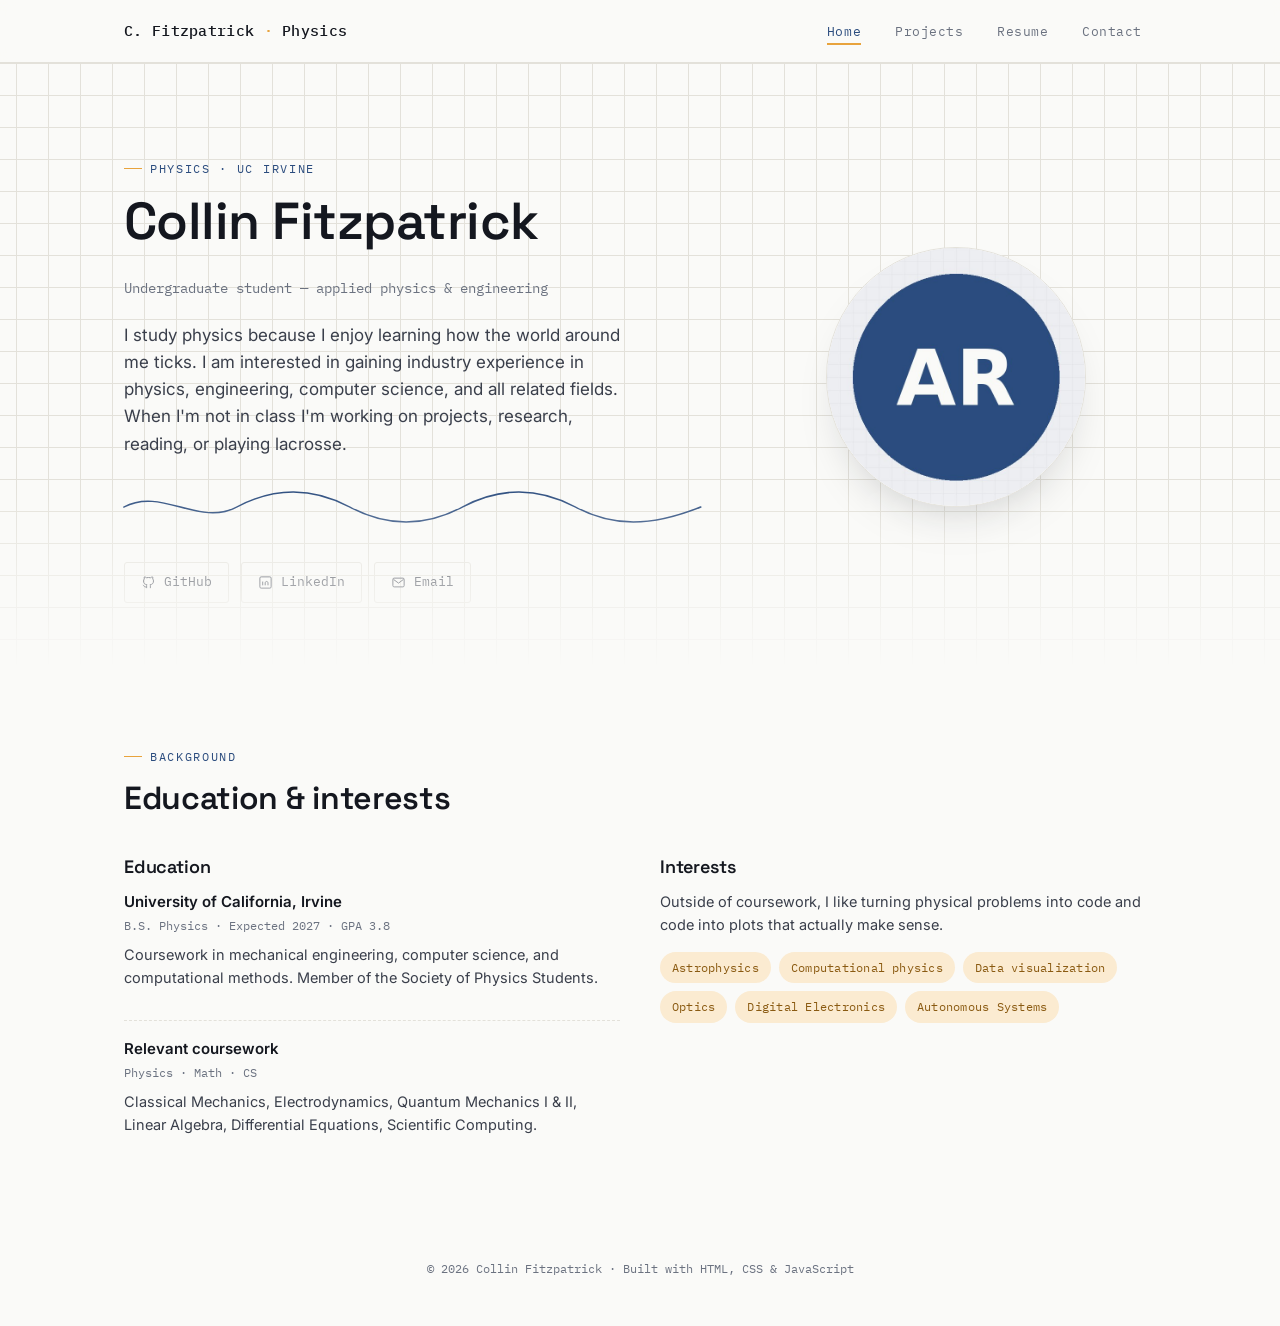
<file: index.html>
<!DOCTYPE html>
<html lang="en">
<head>
<meta charset="UTF-8" />
<meta name="viewport" content="width=device-width, initial-scale=1.0" />
<title>Collin Fitzpatrick — Physics, UC Irvine</title>
<meta name="description" content="Portfolio of Alex Rivera, physics student at UC Irvine — projects, resume, and contact." />
<link rel="preconnect" href="https://fonts.googleapis.com">
<link rel="preconnect" href="https://fonts.gstatic.com" crossorigin>
<link href="https://fonts.googleapis.com/css2?family=Space+Grotesk:wght@500;600;700&family=Inter:wght@400;500;600&family=IBM+Plex+Mono:wght@400;500&display=swap" rel="stylesheet">
<link rel="stylesheet" href="css/style.css" />
</head>
<body>

<header class="site-header">
  <nav class="nav">
    <a href="index.html" class="nav-brand">C. Fitzpatrick <span>·</span> Physics</a>
    <button class="nav-toggle" aria-label="Toggle navigation" aria-expanded="false">
      <span></span><span></span><span></span>
    </button>
    <ul class="nav-links">
      <li><a href="index.html">Home</a></li>
      <li><a href="projects.html">Projects</a></li>
      <li><a href="resume.html">Resume</a></li>
      <li><a href="contact.html">Contact</a></li>
    </ul>
  </nav>
</header>

<main>

  <!-- ============ HERO ============ -->
  <section class="hero">
    <div class="container hero-inner">
      <div class="hero-text">
        <p class="eyebrow">Physics · UC Irvine</p>
        <h1 class="hero-name">Collin Fitzpatrick</h1>
        <p class="hero-role">Undergraduate student — applied physics &amp; engineering</p>
        <p class="hero-bio">
          I study physics because I enjoy learning how the world around me ticks. 
          I am interested in gaining industry experience in physics, engineering, 
          computer science, and all related fields. When I'm not in class I'm
          working on projects, research, reading, or playing lacrosse.
        </p>

        <svg class="wave-divider" viewBox="0 0 460 48" preserveAspectRatio="none" aria-hidden="true">
          <path d="M0 24 C 30 4, 60 44, 90 24 S 150 4, 180 24 S 240 44, 270 24 S 330 4, 360 24 S 420 44, 460 24" />
        </svg>

        <div class="social-row">
          <a href="https://github.com/" target="_blank" rel="noopener">
            <svg viewBox="0 0 24 24" fill="none" stroke="currentColor" stroke-width="1.6"><path d="M9 19c-4.3 1.4-4.3-2.5-6-3m12 5v-3.5c0-1 .1-1.4-.5-2 2.8-.3 5.5-1.4 5.5-6a4.6 4.6 0 0 0-1.3-3.2 4.2 4.2 0 0 0-.1-3.2s-1.1-.3-3.5 1.3a12.3 12.3 0 0 0-6.2 0C6.5 2.8 5.4 3.1 5.4 3.1a4.2 4.2 0 0 0-.1 3.2A4.6 4.6 0 0 0 4 9.5c0 4.6 2.7 5.7 5.5 6-.6.6-.6 1.2-.5 2V21"/></svg>
            GitHub
          </a>
          <a href="https://linkedin.com/" target="_blank" rel="noopener">
            <svg viewBox="0 0 24 24" fill="none" stroke="currentColor" stroke-width="1.6"><rect x="3" y="3" width="18" height="18" rx="2"/><path d="M7.5 10.5v6M7.5 7.5v.01M11.5 16.5v-3.7c0-1.5 1-2.5 2.3-2.5 1.3 0 2.2 1 2.2 2.6v3.6"/></svg>
            LinkedIn
          </a>
          <a href="mailto:fitzpac1@uci.edu">
            <svg viewBox="0 0 24 24" fill="none" stroke="currentColor" stroke-width="1.6"><rect x="3" y="5" width="18" height="14" rx="2"/><path d="m4 7 8 6 8-6"/></svg>
            Email
          </a>
        </div>
      </div>

      <div class="hero-photo-wrap">
        <div class="hero-photo">
          <img src="assets/images/profile.jpg" alt="Portrait of Alex Rivera" />
        </div>
      </div>
    </div>
  </section>

  <!-- ============ EDUCATION + INTERESTS ============ -->
  <section class="section" id="about">
    <div class="container">
      <div class="section-head">
        <p class="eyebrow">Background</p>
        <h2 class="section-title">Education &amp; interests</h2>
      </div>

      <div class="info-grid">
        <div class="info-card">
          <h3>Education</h3>

          <div class="edu-item">
            <div class="school">University of California, Irvine</div>
            <div class="meta">B.S. Physics · Expected 2027 · GPA 3.8</div>
            <p style="margin-top:8px; font-size:14.5px;">
              Coursework in mechanical engineering, computer science, and
              computational methods. Member of the Society of Physics Students.
            </p>
          </div>

          <div class="edu-item">
            <div class="school">Relevant coursework</div>
            <div class="meta">Physics · Math · CS</div>
            <p style="margin-top:8px; font-size:14.5px;">
              Classical Mechanics, Electrodynamics, Quantum Mechanics I &amp; II,
              Linear Algebra, Differential Equations, Scientific Computing.
            </p>
          </div>
        </div>

        <div class="info-card">
          <h3>Interests</h3>
          <p style="margin-bottom:16px; font-size:14.5px;">
            Outside of coursework, I like turning physical problems into code
            and code into plots that actually make sense.
          </p>
          <div class="tag-list">
            <span class="tag">Astrophysics</span>
            <span class="tag">Computational physics</span>
            <span class="tag">Data visualization</span>
            <span class="tag">Optics</span>
            <span class="tag">Digital Electronics</span>
            <span class="tag">Autonomous Systems</span>
          </div>
        </div>
      </div>
    </div>
  </section>

</main>

<footer class="site-footer">
  <div class="container">
    &copy; <span class="current-year"></span> Collin Fitzpatrick · Built with HTML, CSS &amp; JavaScript
  </div>
</footer>

<script src="js/script.js"></script>
</body>
</html>
</file>
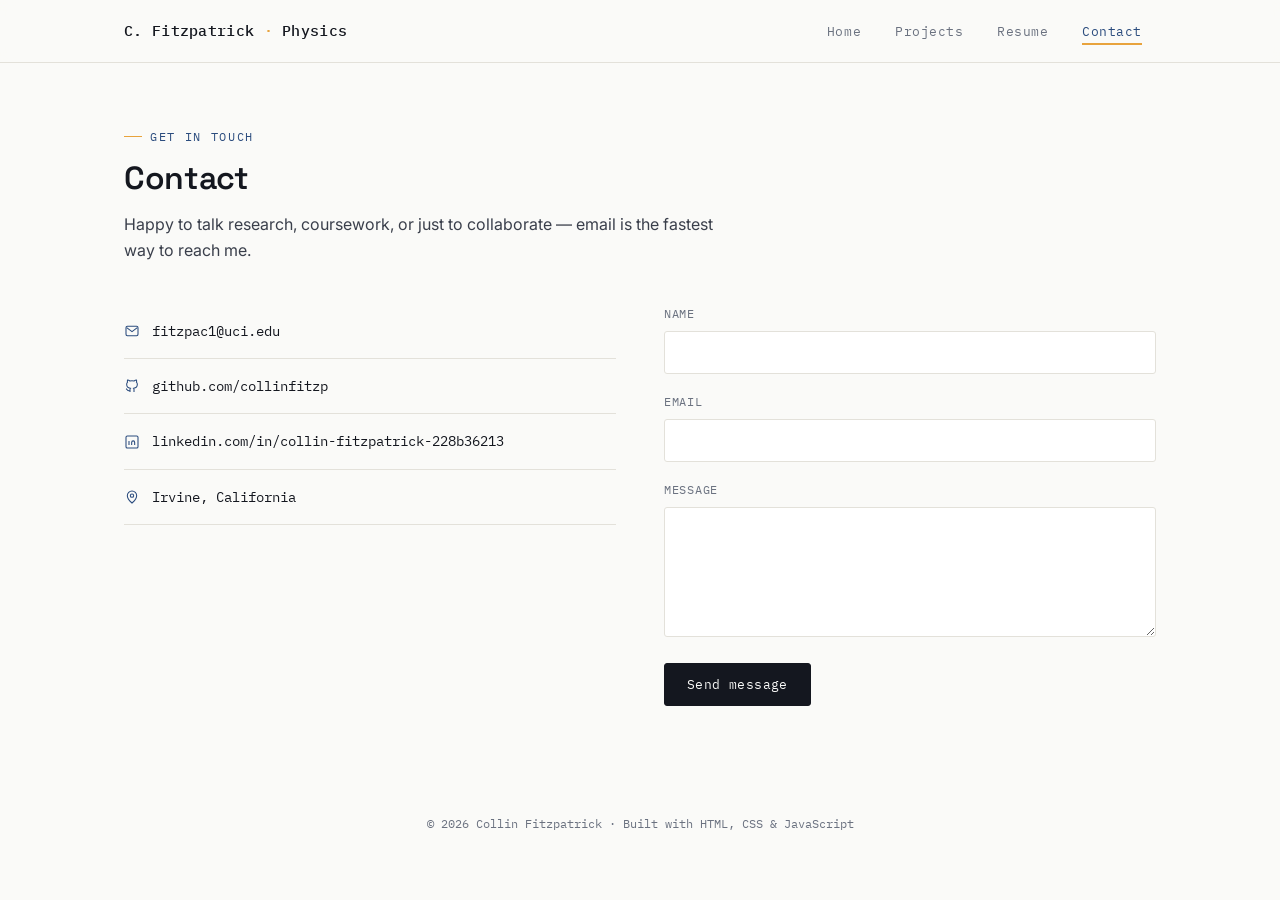
<file: contact.html>
<!DOCTYPE html>
<html lang="en">
<head>
<meta charset="UTF-8" />
<meta name="viewport" content="width=device-width, initial-scale=1.0" />
<title>Contact — Collin Fitzpatrick</title>
<meta name="description" content="Get in touch with Collin Fitzpatrick." />
<link rel="preconnect" href="https://fonts.googleapis.com">
<link rel="preconnect" href="https://fonts.gstatic.com" crossorigin>
<link href="https://fonts.googleapis.com/css2?family=Space+Grotesk:wght@500;600;700&family=Inter:wght@400;500;600&family=IBM+Plex+Mono:wght@400;500&display=swap" rel="stylesheet">
<link rel="stylesheet" href="css/style.css" />
</head>
<body>

<header class="site-header">
  <nav class="nav">
    <a href="index.html" class="nav-brand">C. Fitzpatrick <span>·</span> Physics</a>
    <button class="nav-toggle" aria-label="Toggle navigation" aria-expanded="false">
      <span></span><span></span><span></span>
    </button>
    <ul class="nav-links">
      <li><a href="index.html">Home</a></li>
      <li><a href="projects.html">Projects</a></li>
      <li><a href="resume.html">Resume</a></li>
      <li><a href="contact.html">Contact</a></li>
    </ul>
  </nav>
</header>

<main>
  <section class="section" style="padding-top:56px;">
    <div class="container">
      <div class="section-head">
        <p class="eyebrow">Get in touch</p>
        <h2 class="section-title">Contact</h2>
        <p style="margin-top:12px;">
          Happy to talk research, coursework, or just to collaborate — email is the
          fastest way to reach me.
        </p>
      </div>

      <div class="contact-grid">
        <div class="contact-list">
          <a href="mailto:alex.rivera@uci.edu">
            <svg viewBox="0 0 24 24" fill="none" stroke="currentColor" stroke-width="1.6"><rect x="3" y="5" width="18" height="14" rx="2"/><path d="m4 7 8 6 8-6"/></svg>
            fitzpac1@uci.edu
          </a>
          <a href="https://github.com/" target="_blank" rel="noopener">
            <svg viewBox="0 0 24 24" fill="none" stroke="currentColor" stroke-width="1.6"><path d="M9 19c-4.3 1.4-4.3-2.5-6-3m12 5v-3.5c0-1 .1-1.4-.5-2 2.8-.3 5.5-1.4 5.5-6a4.6 4.6 0 0 0-1.3-3.2 4.2 4.2 0 0 0-.1-3.2s-1.1-.3-3.5 1.3a12.3 12.3 0 0 0-6.2 0C6.5 2.8 5.4 3.1 5.4 3.1a4.2 4.2 0 0 0-.1 3.2A4.6 4.6 0 0 0 4 9.5c0 4.6 2.7 5.7 5.5 6-.6.6-.6 1.2-.5 2V21"/></svg>
            github.com/collinfitzp
          </a>
          <a href="https://linkedin.com/" target="_blank" rel="noopener">
            <svg viewBox="0 0 24 24" fill="none" stroke="currentColor" stroke-width="1.6"><rect x="3" y="3" width="18" height="18" rx="2"/><path d="M7.5 10.5v6M7.5 7.5v.01M11.5 16.5v-3.7c0-1.5 1-2.5 2.3-2.5 1.3 0 2.2 1 2.2 2.6v3.6"/></svg>
            linkedin.com/in/collin-fitzpatrick-228b36213
          </a>
          <div class="contact-row">
            <svg viewBox="0 0 24 24" fill="none" stroke="currentColor" stroke-width="1.6"><path d="M12 21s-7-6.1-7-11a7 7 0 0 1 14 0c0 4.9-7 11-7 11Z"/><circle cx="12" cy="10" r="2.5"/></svg>
            Irvine, California
          </div>
        </div>

        <div>
          <div id="form-success" class="form-success">
            Thanks for reaching out — your message has been sent. I'll get back to you soon.
          </div>
          <div id="form-error" class="form-error"></div>
          <form id="contact-form" action="https://formspree.io/f/xaewkovv" method="POST" novalidate>
            <div class="form-field">
              <label for="name">Name</label>
              <input type="text" id="name" name="name" required />
            </div>
            <div class="form-field">
              <label for="email">Email</label>
              <input type="email" id="email" name="email" required />
            </div>
            <div class="form-field">
              <label for="message">Message</label>
              <textarea id="message" name="message" required></textarea>
            </div>
            <button type="submit" class="btn btn-primary">Send message</button>
          </form>
        </div>
      </div>
    </div>
  </section>
</main>

<footer class="site-footer">
  <div class="container">
    &copy; <span class="current-year"></span> Collin Fitzpatrick · Built with HTML, CSS &amp; JavaScript
  </div>
</footer>

<script src="js/script.js"></script>
</body>
</html>
</file>
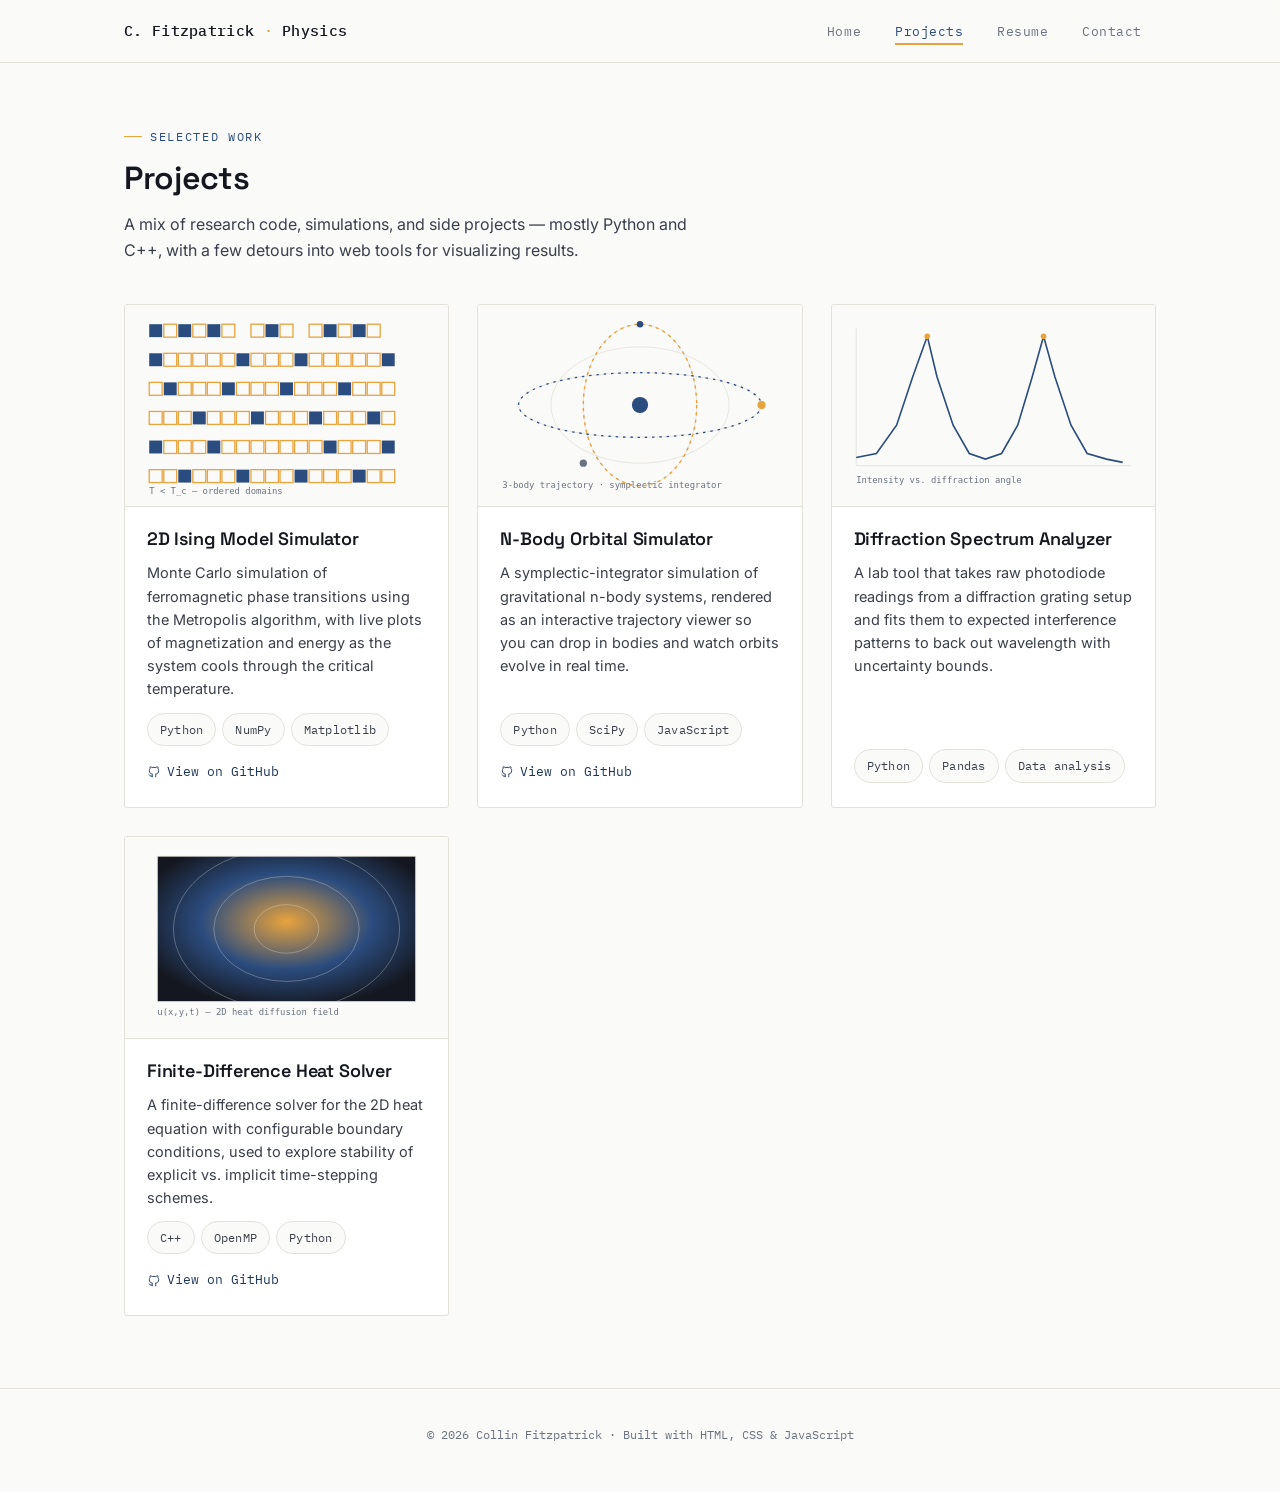
<file: projects.html>
<!DOCTYPE html>
<html lang="en">
<head>
<meta charset="UTF-8" />
<meta name="viewport" content="width=device-width, initial-scale=1.0" />
<title>Projects — Collin Fitzpatrick</title>
<meta name="description" content="Physics and computational projects by Alex Rivera." />
<link rel="preconnect" href="https://fonts.googleapis.com">
<link rel="preconnect" href="https://fonts.gstatic.com" crossorigin>
<link href="https://fonts.googleapis.com/css2?family=Space+Grotesk:wght@500;600;700&family=Inter:wght@400;500;600&family=IBM+Plex+Mono:wght@400;500&display=swap" rel="stylesheet">
<link rel="stylesheet" href="css/style.css" />
</head>
<body>

<header class="site-header">
  <nav class="nav">
    <a href="index.html" class="nav-brand">C. Fitzpatrick <span>·</span> Physics</a>
    <button class="nav-toggle" aria-label="Toggle navigation" aria-expanded="false">
      <span></span><span></span><span></span>
    </button>
    <ul class="nav-links">
      <li><a href="index.html">Home</a></li>
      <li><a href="projects.html">Projects</a></li>
      <li><a href="resume.html">Resume</a></li>
      <li><a href="contact.html">Contact</a></li>
    </ul>
  </nav>
</header>

<main>
  <section class="section" style="border-bottom:1px solid var(--line); padding-top:56px;">
    <div class="container">
      <div class="section-head">
        <p class="eyebrow">Selected work</p>
        <h2 class="section-title">Projects</h2>
        <p style="margin-top:12px;">
          A mix of research code, simulations, and side projects — mostly Python
          and C++, with a few detours into web tools for visualizing results.
        </p>
      </div>

      <div class="projects-grid">

        <!-- Project 1 -->
        <article class="project-card">
          <div class="project-thumb">
            <img src="assets/images/project-ising.svg" alt="Lattice visualization from the Ising model simulation" />
          </div>
          <div class="project-body">
            <h3 class="project-title">2D Ising Model Simulator</h3>
            <p class="project-desc">
              Monte Carlo simulation of ferromagnetic phase transitions using the
              Metropolis algorithm, with live plots of magnetization and energy
              as the system cools through the critical temperature.
            </p>
            <div class="project-tags">
              <span class="tag">Python</span>
              <span class="tag">NumPy</span>
              <span class="tag">Matplotlib</span>
            </div>
            <a class="project-link" href="https://github.com/" target="_blank" rel="noopener">
              <svg viewBox="0 0 24 24" fill="none" stroke="currentColor" stroke-width="1.6"><path d="M9 19c-4.3 1.4-4.3-2.5-6-3m12 5v-3.5c0-1 .1-1.4-.5-2 2.8-.3 5.5-1.4 5.5-6a4.6 4.6 0 0 0-1.3-3.2 4.2 4.2 0 0 0-.1-3.2s-1.1-.3-3.5 1.3a12.3 12.3 0 0 0-6.2 0C6.5 2.8 5.4 3.1 5.4 3.1a4.2 4.2 0 0 0-.1 3.2A4.6 4.6 0 0 0 4 9.5c0 4.6 2.7 5.7 5.5 6-.6.6-.6 1.2-.5 2V21"/></svg>
              View on GitHub
            </a>
          </div>
        </article>

        <!-- Project 2 -->
        <article class="project-card">
          <div class="project-thumb">
            <img src="assets/images/project-orbit.svg" alt="Orbital trajectory plot from the n-body simulation" />
          </div>
          <div class="project-body">
            <h3 class="project-title">N-Body Orbital Simulator</h3>
            <p class="project-desc">
              A symplectic-integrator simulation of gravitational n-body systems,
              rendered as an interactive trajectory viewer so you can drop in
              bodies and watch orbits evolve in real time.
            </p>
            <div class="project-tags">
              <span class="tag">Python</span>
              <span class="tag">SciPy</span>
              <span class="tag">JavaScript</span>
            </div>
            <a class="project-link" href="https://github.com/" target="_blank" rel="noopener">
              <svg viewBox="0 0 24 24" fill="none" stroke="currentColor" stroke-width="1.6"><path d="M9 19c-4.3 1.4-4.3-2.5-6-3m12 5v-3.5c0-1 .1-1.4-.5-2 2.8-.3 5.5-1.4 5.5-6a4.6 4.6 0 0 0-1.3-3.2 4.2 4.2 0 0 0-.1-3.2s-1.1-.3-3.5 1.3a12.3 12.3 0 0 0-6.2 0C6.5 2.8 5.4 3.1 5.4 3.1a4.2 4.2 0 0 0-.1 3.2A4.6 4.6 0 0 0 4 9.5c0 4.6 2.7 5.7 5.5 6-.6.6-.6 1.2-.5 2V21"/></svg>
              View on GitHub
            </a>
          </div>
        </article>

        <!-- Project 3 -->
        <article class="project-card">
          <div class="project-thumb">
            <img src="assets/images/project-spectrum.svg" alt="Diffraction spectrum plot from the optics lab tool" />
          </div>
          <div class="project-body">
            <h3 class="project-title">Diffraction Spectrum Analyzer</h3>
            <p class="project-desc">
              A lab tool that takes raw photodiode readings from a diffraction
              grating setup and fits them to expected interference patterns to
              back out wavelength with uncertainty bounds.
            </p>
            <div class="project-tags">
              <span class="tag">Python</span>
              <span class="tag">Pandas</span>
              <span class="tag">Data analysis</span>
            </div>
            <!-- No public repo yet — GitHub link intentionally omitted -->
          </div>
        </article>

        <!-- Project 4 -->
        <article class="project-card">
          <div class="project-thumb">
            <img src="assets/images/project-heat.svg" alt="Heat map visualization from the PDE solver" />
          </div>
          <div class="project-body">
            <h3 class="project-title">Finite-Difference Heat Solver</h3>
            <p class="project-desc">
              A finite-difference solver for the 2D heat equation with
              configurable boundary conditions, used to explore stability of
              explicit vs. implicit time-stepping schemes.
            </p>
            <div class="project-tags">
              <span class="tag">C++</span>
              <span class="tag">OpenMP</span>
              <span class="tag">Python</span>
            </div>
            <a class="project-link" href="https://github.com/" target="_blank" rel="noopener">
              <svg viewBox="0 0 24 24" fill="none" stroke="currentColor" stroke-width="1.6"><path d="M9 19c-4.3 1.4-4.3-2.5-6-3m12 5v-3.5c0-1 .1-1.4-.5-2 2.8-.3 5.5-1.4 5.5-6a4.6 4.6 0 0 0-1.3-3.2 4.2 4.2 0 0 0-.1-3.2s-1.1-.3-3.5 1.3a12.3 12.3 0 0 0-6.2 0C6.5 2.8 5.4 3.1 5.4 3.1a4.2 4.2 0 0 0-.1 3.2A4.6 4.6 0 0 0 4 9.5c0 4.6 2.7 5.7 5.5 6-.6.6-.6 1.2-.5 2V21"/></svg>
              View on GitHub
            </a>
          </div>
        </article>

      </div>
    </div>
  </section>
</main>

<footer class="site-footer">
  <div class="container">
    &copy; <span class="current-year"></span> Collin Fitzpatrick · Built with HTML, CSS &amp; JavaScript
  </div>
</footer>

<script src="js/script.js"></script>
</body>
</html>
</file>
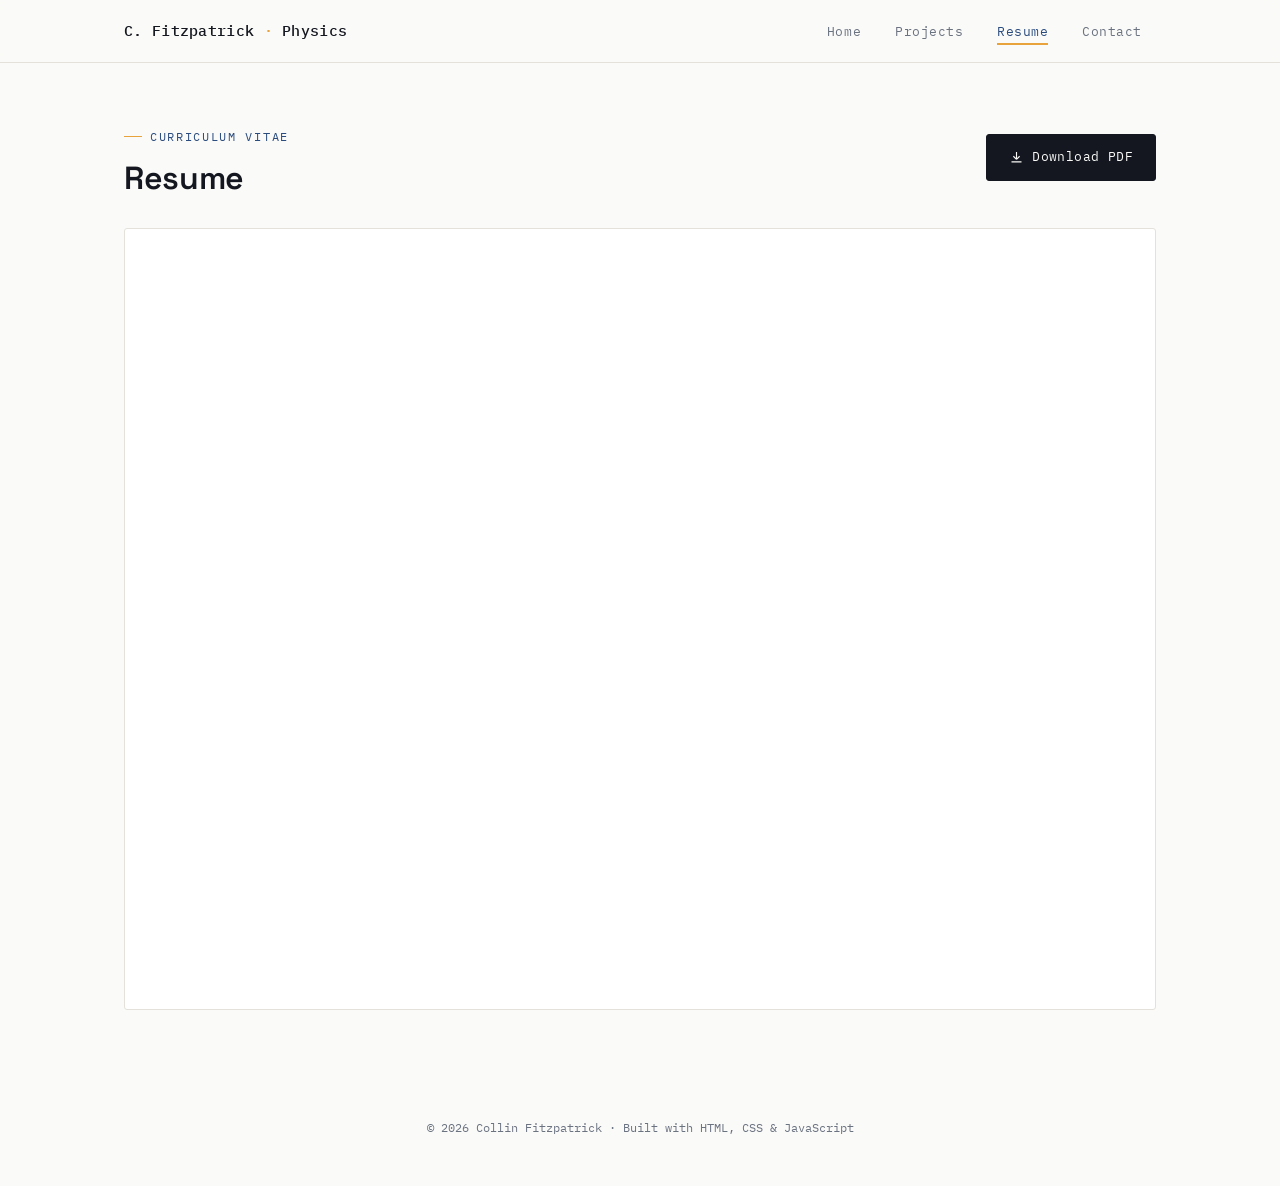
<file: resume.html>
<!DOCTYPE html>
<html lang="en">
<head>
<meta charset="UTF-8" />
<meta name="viewport" content="width=device-width, initial-scale=1.0" />
<title>Resume — Collin Fitzpatrick</title>
<meta name="description" content="Resume of Collin Fitzpatrick, physics student at UC Irvine." />
<link rel="preconnect" href="https://fonts.googleapis.com">
<link rel="preconnect" href="https://fonts.gstatic.com" crossorigin>
<link href="https://fonts.googleapis.com/css2?family=Space+Grotesk:wght@500;600;700&family=Inter:wght@400;500;600&family=IBM+Plex+Mono:wght@400;500&display=swap" rel="stylesheet">
<link rel="stylesheet" href="css/style.css" />
</head>
<body>

<header class="site-header">
  <nav class="nav">
    <a href="index.html" class="nav-brand">C. Fitzpatrick <span>·</span> Physics</a>
    <button class="nav-toggle" aria-label="Toggle navigation" aria-expanded="false">
      <span></span><span></span><span></span>
    </button>
    <ul class="nav-links">
      <li><a href="index.html">Home</a></li>
      <li><a href="projects.html">Projects</a></li>
      <li><a href="resume.html">Resume</a></li>
      <li><a href="contact.html">Contact</a></li>
    </ul>
  </nav>
</header>

<main>
  <section class="section" style="padding-top:56px;">
    <div class="container">
      <div class="resume-toolbar">
        <div>
          <p class="eyebrow">Curriculum vitae</p>
          <h2 class="section-title" style="margin-bottom:0;">Resume</h2>
        </div>
        <a class="btn btn-primary" href="assets/resume/resume.pdf" download>
          <svg viewBox="0 0 24 24" width="15" height="15" fill="none" stroke="currentColor" stroke-width="1.8"><path d="M12 3v12m0 0 5-5m-5 5-5-5M4 19h16"/></svg>
          Download PDF
        </a>
      </div>

      <div class="resume-frame-wrap">
        <iframe
          class="resume-frame"
          src="assets/resume/resume.pdf"
          title="Alex Rivera's resume PDF preview">
          <p class="resume-fallback">
            Your browser can't preview PDFs inline.
            <a href="assets/resume/resume.pdf" download>Download the PDF</a> instead.
          </p>
        </iframe>
      </div>
    </div>
  </section>
</main>

<footer class="site-footer">
  <div class="container">
    &copy; <span class="current-year"></span> Collin Fitzpatrick · Built with HTML, CSS &amp; JavaScript
  </div>
</footer>

<script src="js/script.js"></script>
</body>
</html>
</file>
<file: css/style.css>
/* =========================================================
   Portfolio Stylesheet
   Design tokens: warm paper background, chalkboard blue +
   spectrum amber accents, grotesk/mono type pairing.
   ========================================================= */

:root {
  /* Color */
  --bg: #FAFAF8;
  --bg-raised: #FFFFFF;
  --ink: #14171F;
  --ink-soft: #3A3F4B;
  --muted: #6B7280;
  --line: #E3E1DA;
  --accent: #2B4C7E;      /* chalkboard blue */
  --accent-ink: #1C3557;  /* darker blue for text/hover */
  --spectrum: #E8A33D;    /* amber, spectral-line accent */
  --spectrum-soft: #FBEBD1;

  /* Type */
  --font-display: "Space Grotesk", "Arial Narrow", sans-serif;
  --font-body: "Inter", -apple-system, BlinkMacSystemFont, "Segoe UI", sans-serif;
  --font-mono: "IBM Plex Mono", "SFMono-Regular", Consolas, monospace;

  /* Layout */
  --max-width: 1080px;
  --gutter: 24px;
  --radius: 3px;
}

/* ---------- Reset ---------- */
*, *::before, *::after { box-sizing: border-box; }
html { scroll-behavior: smooth; }
body {
  margin: 0;
  background: var(--bg);
  color: var(--ink);
  font-family: var(--font-body);
  font-size: 16px;
  line-height: 1.6;
  -webkit-font-smoothing: antialiased;
}
img { max-width: 100%; display: block; }
a { color: inherit; text-decoration: none; }
ul { margin: 0; padding: 0; list-style: none; }
h1, h2, h3, h4 {
  font-family: var(--font-display);
  font-weight: 600;
  line-height: 1.15;
  margin: 0 0 0.5em;
  letter-spacing: -0.01em;
}
p { margin: 0 0 1em; color: var(--ink-soft); }

@media (prefers-reduced-motion: reduce) {
  *, *::before, *::after {
    animation-duration: 0.001ms !important;
    animation-iteration-count: 1 !important;
    transition-duration: 0.001ms !important;
    scroll-behavior: auto !important;
  }
}

:focus-visible {
  outline: 2px solid var(--accent);
  outline-offset: 3px;
}

.container {
  max-width: var(--max-width);
  margin: 0 auto;
  padding: 0 var(--gutter);
}

/* ---------- Utility label style (mono, tracked-out) ---------- */
.eyebrow {
  display: inline-flex;
  align-items: center;
  gap: 8px;
  font-family: var(--font-mono);
  font-size: 12px;
  letter-spacing: 0.14em;
  text-transform: uppercase;
  color: var(--accent);
  margin-bottom: 14px;
}
.eyebrow::before {
  content: "";
  width: 18px;
  height: 1px;
  background: var(--spectrum);
}

/* ---------- Header / Nav ---------- */
.site-header {
  position: sticky;
  top: 0;
  z-index: 50;
  background: rgba(250, 250, 248, 0.88);
  backdrop-filter: blur(8px);
  border-bottom: 1px solid var(--line);
}
.nav {
  max-width: var(--max-width);
  margin: 0 auto;
  padding: 18px var(--gutter);
  display: flex;
  align-items: center;
  justify-content: space-between;
}
.nav-brand {
  font-family: var(--font-mono);
  font-size: 15px;
  font-weight: 500;
  letter-spacing: 0.02em;
  color: var(--ink);
}
.nav-brand span { color: var(--spectrum); }

.nav-links {
  display: flex;
  gap: 6px;
  align-items: center;
}
.nav-links a {
  position: relative;
  font-family: var(--font-mono);
  font-size: 13px;
  letter-spacing: 0.04em;
  padding: 8px 14px;
  color: var(--muted);
  border-radius: var(--radius);
  transition: color 0.15s ease;
}
.nav-links a:hover { color: var(--ink); }
.nav-links a.active { color: var(--accent); }
.nav-links a.active::after {
  content: "";
  position: absolute;
  left: 14px;
  right: 14px;
  bottom: 3px;
  height: 2px;
  background: var(--spectrum);
}

.nav-toggle {
  display: none;
  flex-direction: column;
  gap: 4px;
  background: none;
  border: none;
  cursor: pointer;
  padding: 8px;
}
.nav-toggle span {
  width: 20px;
  height: 2px;
  background: var(--ink);
  transition: transform 0.2s ease, opacity 0.2s ease;
}

/* ---------- Buttons ---------- */
.btn {
  display: inline-flex;
  align-items: center;
  gap: 8px;
  font-family: var(--font-mono);
  font-size: 13px;
  letter-spacing: 0.03em;
  padding: 12px 22px;
  border-radius: var(--radius);
  border: 1px solid var(--ink);
  cursor: pointer;
  transition: background 0.15s ease, color 0.15s ease, border-color 0.15s ease, transform 0.15s ease;
}
.btn-primary {
  background: var(--ink);
  color: var(--bg);
}
.btn-primary:hover { background: var(--accent-ink); border-color: var(--accent-ink); transform: translateY(-1px); }
.btn-outline {
  background: transparent;
  color: var(--ink);
  border-color: var(--line);
}
.btn-outline:hover { border-color: var(--ink); transform: translateY(-1px); }

/* ---------- Hero (home) ---------- */
.hero {
  position: relative;
  padding: 88px 0 64px;
  background-image:
    linear-gradient(var(--line) 1px, transparent 1px),
    linear-gradient(90deg, var(--line) 1px, transparent 1px);
  background-size: 32px 32px;
  background-position: center top;
  -webkit-mask-image: linear-gradient(to bottom, black 0%, black 70%, transparent 100%);
  mask-image: linear-gradient(to bottom, black 0%, black 70%, transparent 100%);
}
.hero-inner {
  display: grid;
  grid-template-columns: 1.3fr 0.9fr;
  gap: 56px;
  align-items: center;
}
.hero-photo-wrap {
  position: relative;
  justify-self: center;
}
.hero-photo {
  width: 260px;
  height: 260px;
  border-radius: 50%;
  overflow: hidden;
  border: 1px solid var(--line);
  background: var(--bg-raised);
  box-shadow: 0 24px 48px -24px rgba(20, 23, 31, 0.25);
}
.hero-photo img { width: 100%; height: 100%; object-fit: cover; }

.hero-name {
  font-size: clamp(34px, 5vw, 52px);
}
.hero-role {
  font-family: var(--font-mono);
  font-size: 14px;
  color: var(--muted);
  margin-bottom: 22px;
}
.hero-bio {
  max-width: 46ch;
  font-size: 17px;
}

/* Signature wave divider */
.wave-divider {
  width: 100%;
  height: 48px;
  margin: 8px 0 0;
  overflow: visible;
}
.wave-divider path {
  fill: none;
  stroke: var(--accent);
  stroke-width: 1.5;
  stroke-linecap: round;
  stroke-dasharray: 900;
  stroke-dashoffset: 900;
  animation: draw-wave 1.6s ease forwards 0.2s;
}
@keyframes draw-wave {
  to { stroke-dashoffset: 0; }
}

.social-row {
  display: flex;
  gap: 12px;
  margin-top: 24px;
  flex-wrap: wrap;
}
.social-row a {
  display: inline-flex;
  align-items: center;
  gap: 8px;
  font-family: var(--font-mono);
  font-size: 13px;
  padding: 9px 16px;
  border: 1px solid var(--line);
  border-radius: var(--radius);
  color: var(--ink-soft);
  transition: border-color 0.15s ease, color 0.15s ease, transform 0.15s ease;
}
.social-row a:hover {
  border-color: var(--accent);
  color: var(--accent-ink);
  transform: translateY(-1px);
}
.social-row svg { width: 15px; height: 15px; }

/* ---------- Section shell ---------- */
.section {
  padding: 72px 0;
  border-bottom: 1px solid var(--line);
}
.section:last-of-type { border-bottom: none; }
.section-head {
  max-width: 60ch;
  margin-bottom: 40px;
}
.section-title { font-size: clamp(24px, 3vw, 32px); }

/* ---------- Education / Interests grid ---------- */
.info-grid {
  display: grid;
  grid-template-columns: repeat(2, 1fr);
  gap: 40px;
}
.info-card h3 {
  font-size: 18px;
  margin-bottom: 12px;
}
.edu-item {
  padding-bottom: 16px;
  margin-bottom: 16px;
  border-bottom: 1px dashed var(--line);
}
.edu-item:last-child { border-bottom: none; margin-bottom: 0; padding-bottom: 0; }
.edu-item .school {
  font-weight: 600;
  font-size: 15px;
}
.edu-item .meta {
  font-family: var(--font-mono);
  font-size: 12px;
  color: var(--muted);
  margin-top: 2px;
}
.tag-list {
  display: flex;
  flex-wrap: wrap;
  gap: 8px;
}
.tag {
  font-family: var(--font-mono);
  font-size: 12px;
  letter-spacing: 0.02em;
  padding: 6px 12px;
  border-radius: 999px;
  background: var(--spectrum-soft);
  color: #8A5A11;
}

/* ---------- Projects grid ---------- */
.projects-grid {
  display: grid;
  grid-template-columns: repeat(auto-fit, minmax(280px, 1fr));
  gap: 28px;
}
.project-card {
  background: var(--bg-raised);
  border: 1px solid var(--line);
  border-radius: var(--radius);
  overflow: hidden;
  display: flex;
  flex-direction: column;
  transition: transform 0.18s ease, box-shadow 0.18s ease, border-color 0.18s ease;
}
.project-card:hover {
  transform: translateY(-4px);
  box-shadow: 0 20px 40px -28px rgba(20, 23, 31, 0.35);
  border-color: var(--accent);
}
.project-thumb {
  aspect-ratio: 16 / 10;
  background: var(--bg);
  border-bottom: 1px solid var(--line);
  overflow: hidden;
}
.project-thumb img { width: 100%; height: 100%; object-fit: cover; }
.project-body {
  padding: 22px 22px 24px;
  display: flex;
  flex-direction: column;
  gap: 12px;
  flex: 1;
}
.project-title { font-size: 18px; margin-bottom: 0; }
.project-desc { font-size: 14.5px; margin-bottom: 0; flex: 1; }
.project-tags {
  display: flex;
  flex-wrap: wrap;
  gap: 6px;
}
.project-tags .tag {
  background: var(--bg);
  border: 1px solid var(--line);
  color: var(--ink-soft);
}
.project-link {
  display: inline-flex;
  align-items: center;
  gap: 6px;
  font-family: var(--font-mono);
  font-size: 13px;
  color: var(--accent-ink);
  margin-top: 4px;
}
.project-link svg { width: 14px; height: 14px; }
.project-link:hover { text-decoration: underline; }

/* ---------- Resume page ---------- */
.resume-toolbar {
  display: flex;
  align-items: center;
  justify-content: space-between;
  gap: 20px;
  flex-wrap: wrap;
  margin-bottom: 32px;
}
.resume-frame-wrap {
  border: 1px solid var(--line);
  border-radius: var(--radius);
  overflow: hidden;
  background: var(--bg-raised);
}
.resume-frame {
  width: 100%;
  height: 780px;
  border: none;
  display: block;
}
.resume-fallback {
  padding: 60px 24px;
  text-align: center;
  color: var(--muted);
  font-family: var(--font-mono);
  font-size: 13px;
}

/* ---------- Contact page ---------- */
.contact-grid {
  display: grid;
  grid-template-columns: 1fr 1fr;
  gap: 48px;
  align-items: start;
}
.contact-list a,
.contact-list .contact-row {
  display: flex;
  align-items: center;
  gap: 12px;
  padding: 16px 0;
  border-bottom: 1px solid var(--line);
  font-family: var(--font-mono);
  font-size: 14px;
}
.contact-list svg { width: 16px; height: 16px; color: var(--accent); flex-shrink: 0; }
.contact-list a:hover { color: var(--accent-ink); }

.form-field { margin-bottom: 18px; }
.form-field label {
  display: block;
  font-family: var(--font-mono);
  font-size: 12px;
  letter-spacing: 0.06em;
  text-transform: uppercase;
  color: var(--muted);
  margin-bottom: 8px;
}
.form-field input,
.form-field textarea {
  width: 100%;
  padding: 12px 14px;
  border: 1px solid var(--line);
  border-radius: var(--radius);
  background: var(--bg-raised);
  font-family: var(--font-body);
  font-size: 14.5px;
  color: var(--ink);
}
.form-field input:focus,
.form-field textarea:focus {
  outline: none;
  border-color: var(--accent);
}
.form-field textarea { resize: vertical; min-height: 130px; }
.form-note {
  font-family: var(--font-mono);
  font-size: 12px;
  color: var(--muted);
  margin-top: 10px;
}
.form-success {
  display: none;
  font-family: var(--font-mono);
  font-size: 13px;
  color: #1C6B3E;
  background: #E8F5EC;
  border: 1px solid #BFE6CC;
  padding: 12px 16px;
  border-radius: var(--radius);
  margin-bottom: 18px;
}
.form-success.visible { display: block; }

.form-error {
  display: none;
  font-family: var(--font-mono);
  font-size: 13px;
  color: #9C2B2B;
  background: #FBEAEA;
  border: 1px solid #EFC3C3;
  padding: 12px 16px;
  border-radius: var(--radius);
  margin-bottom: 18px;
}
.form-error.visible { display: block; }

/* ---------- Footer ---------- */
.site-footer {
  padding: 36px 0 48px;
  text-align: center;
  font-family: var(--font-mono);
  font-size: 12px;
  color: var(--muted);
}

/* ---------- Responsive ---------- */
@media (max-width: 860px) {
  .hero-inner { grid-template-columns: 1fr; text-align: center; }
  .hero-photo-wrap { order: -1; }
  .hero-bio { margin: 0 auto; }
  .social-row { justify-content: center; }
  .info-grid { grid-template-columns: 1fr; gap: 32px; }
  .contact-grid { grid-template-columns: 1fr; }
}

@media (max-width: 680px) {
  .nav-links {
    position: absolute;
    top: 100%;
    left: 0;
    right: 0;
    background: var(--bg);
    border-bottom: 1px solid var(--line);
    flex-direction: column;
    align-items: stretch;
    padding: 8px var(--gutter) 16px;
    display: none;
  }
  .nav-links.open { display: flex; }
  .nav-links a { padding: 12px 4px; }
  .nav-toggle { display: flex; }
  .hero { padding: 56px 0 40px; }
  .hero-photo { width: 180px; height: 180px; }
  .section { padding: 52px 0; }
  .resume-frame { height: 520px; }
  .resume-toolbar { justify-content: center; text-align: center; }
}
</file>
